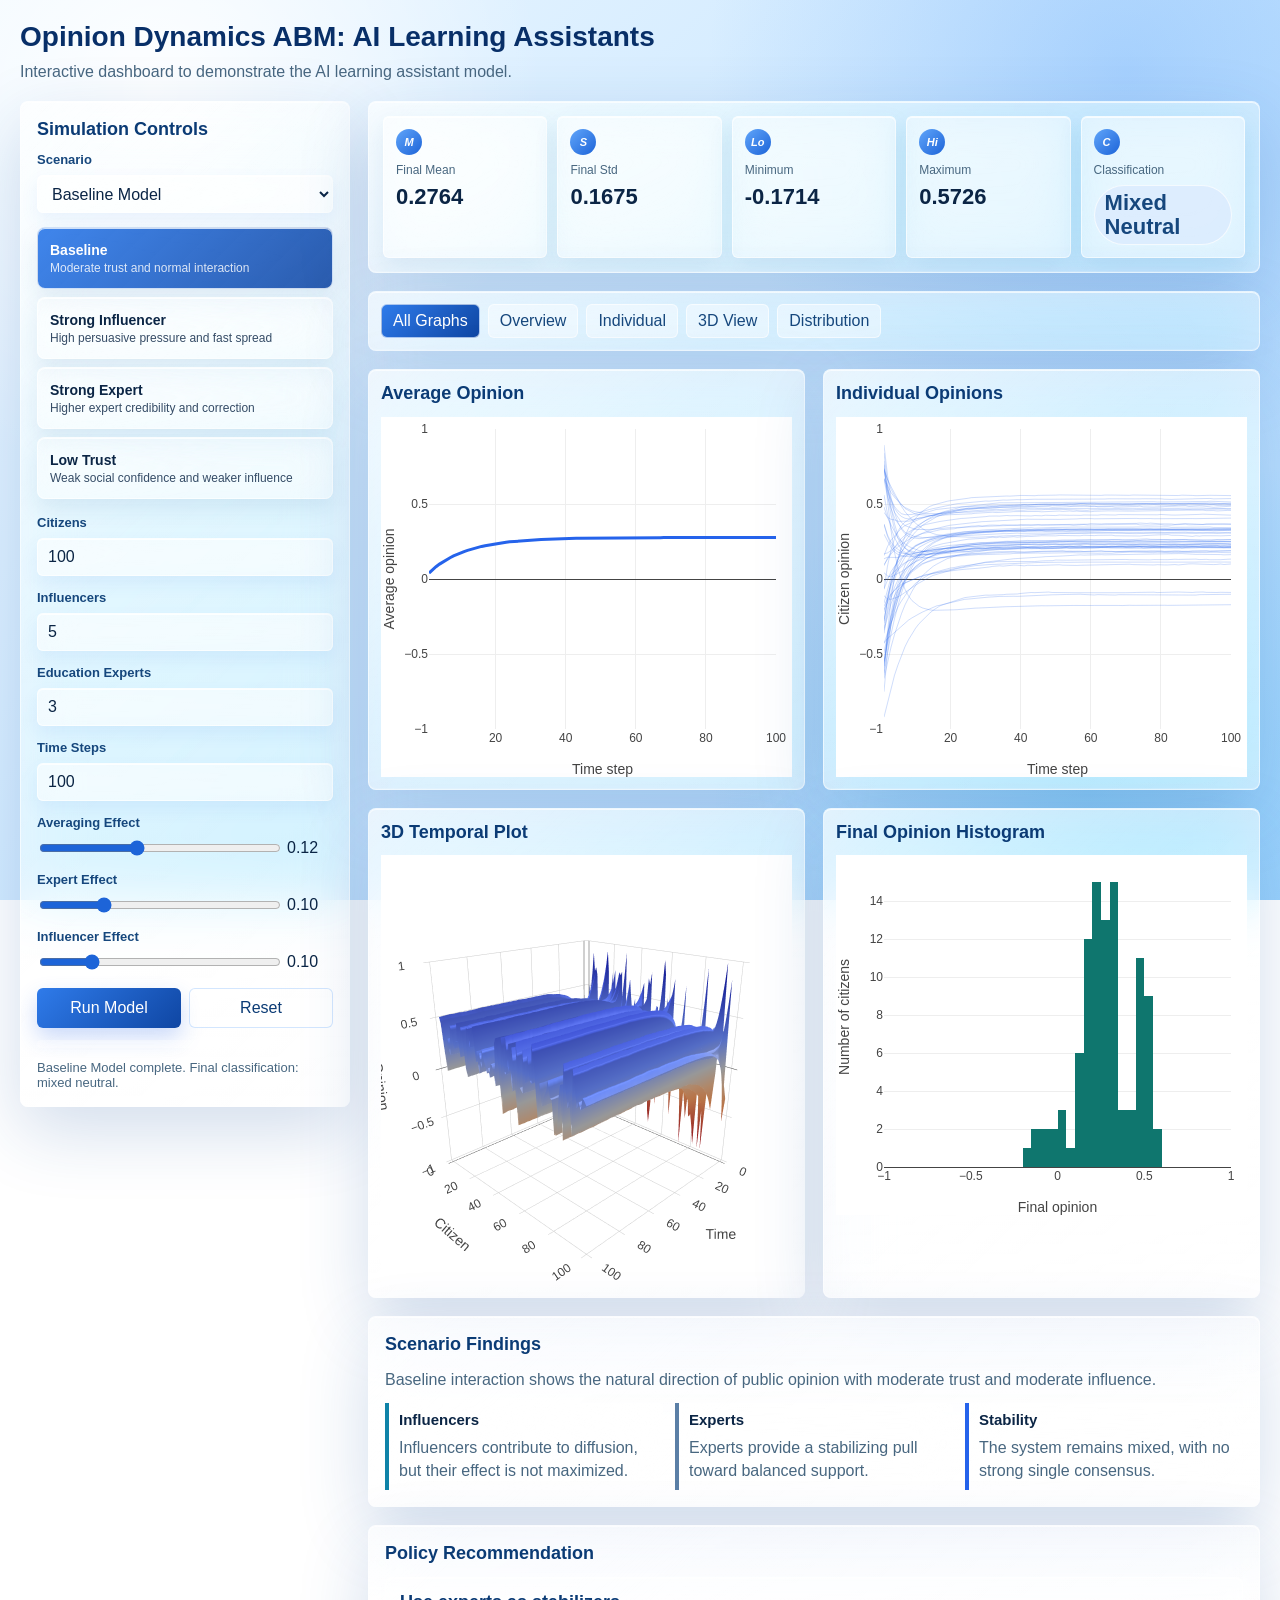
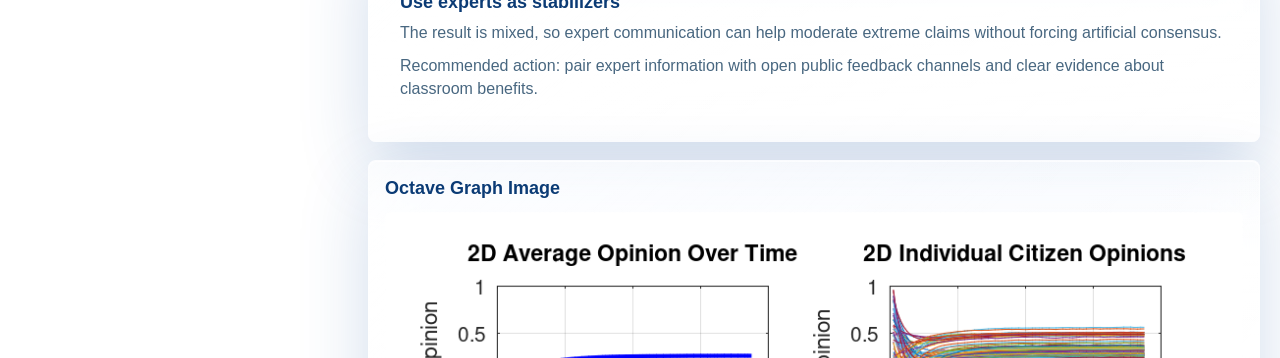
<file: index.html>
<!doctype html>
<html lang="en">
<head>
  <meta charset="utf-8">
  <meta name="viewport" content="width=device-width, initial-scale=1">
  <meta http-equiv="refresh" content="0; url=gui/index.html">
  <title>Social Network Assignment 3 Modelling</title>
  <style>
    body {
      margin: 0;
      min-height: 100vh;
      display: grid;
      place-items: center;
      font-family: Arial, Helvetica, sans-serif;
      color: #0b2545;
      background: #eef8ff;
    }

    main {
      width: min(640px, calc(100% - 32px));
      text-align: center;
    }

    a {
      color: #0f46a3;
      font-weight: 700;
    }
  </style>
</head>
<body>
  <main>
    <h1>Social Network Assignment 3 Modelling</h1>
    <p>Opening the interactive dashboard...</p>
    <p><a href="gui/index.html">Open dashboard</a></p>
  </main>
</body>
</html>
</file>
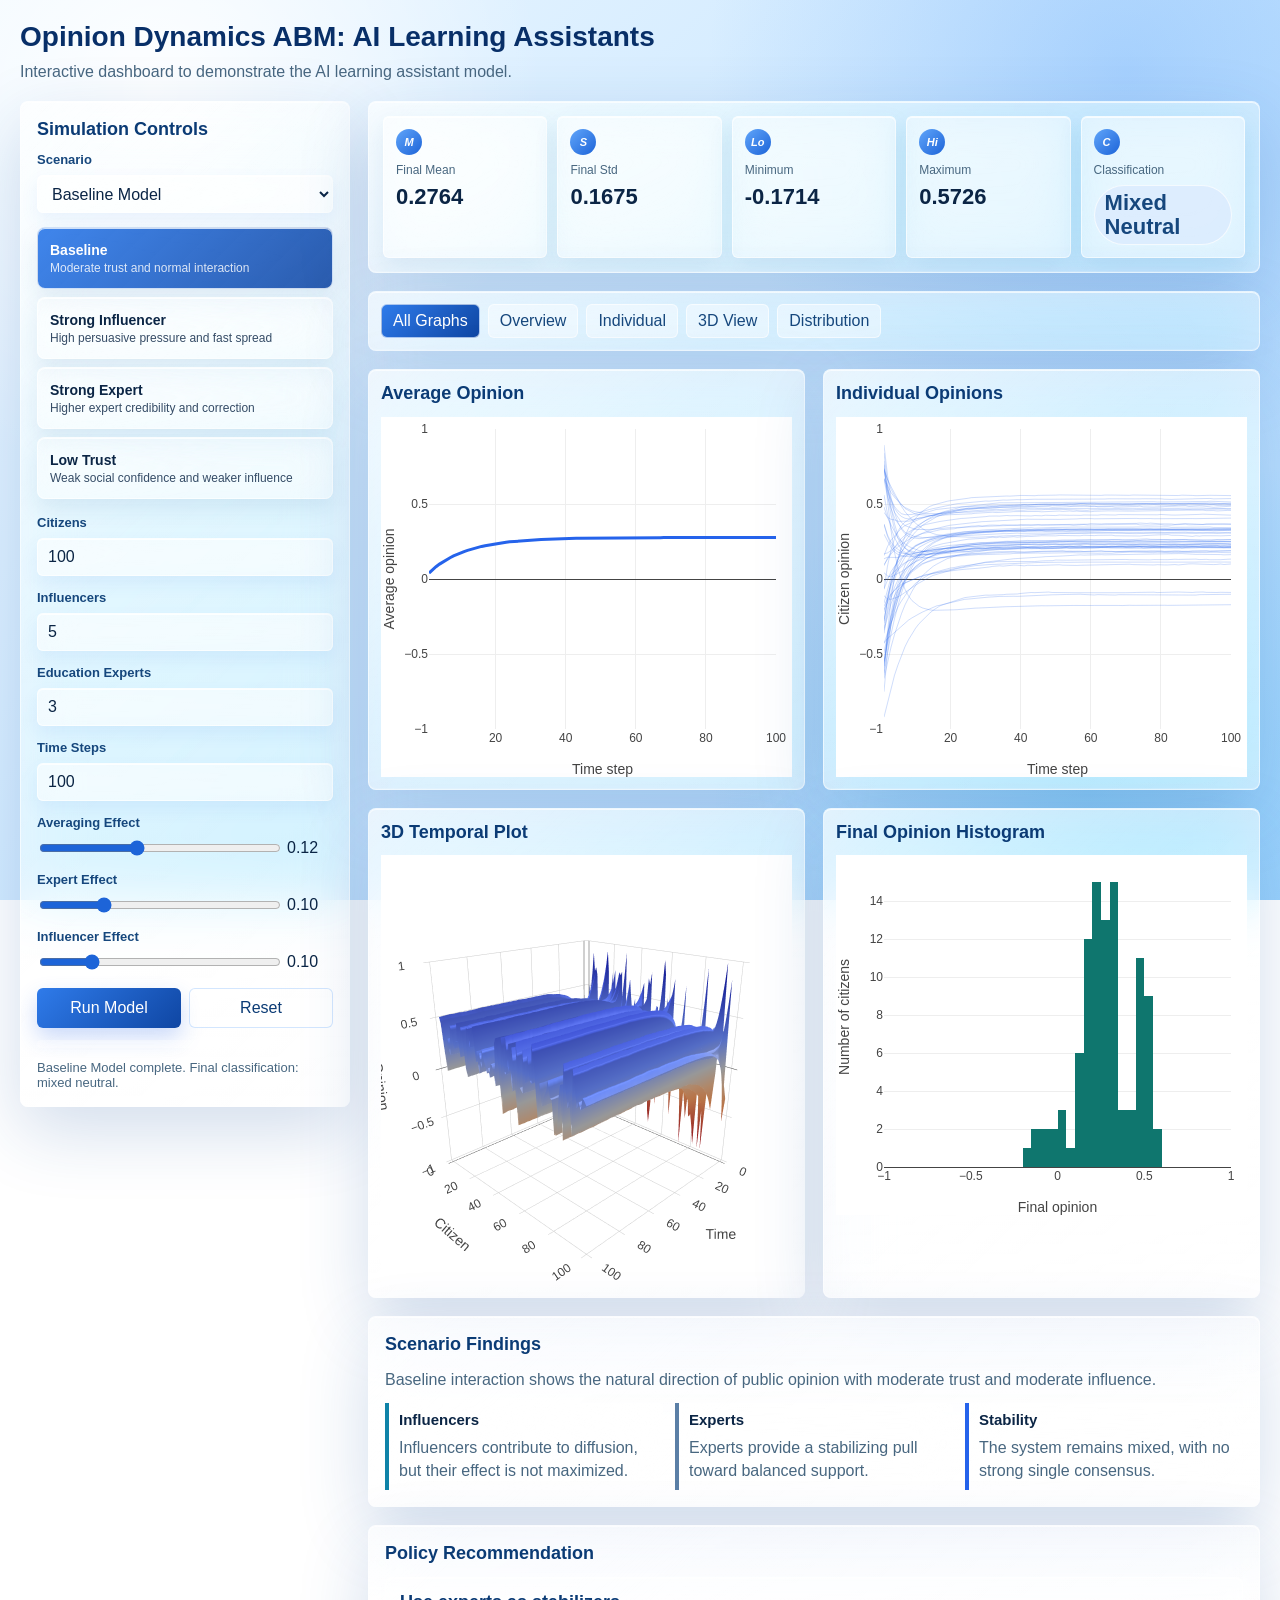
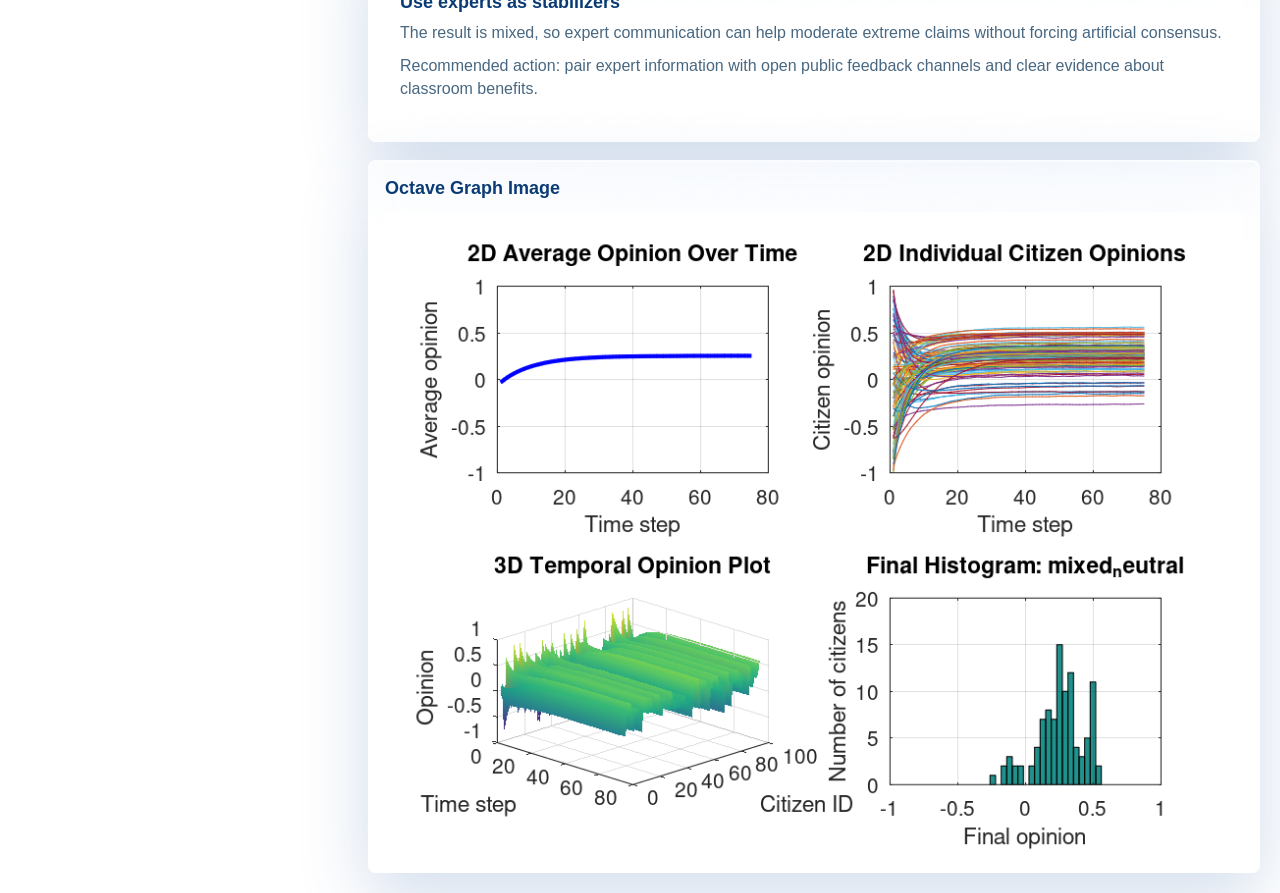
<file: gui/index.html>
<!doctype html>
<html lang="en">
<head>
  <meta charset="utf-8">
  <meta name="viewport" content="width=device-width, initial-scale=1">
  <title>Opinion Dynamics ABM</title>
  <script src="https://cdn.plot.ly/plotly-2.35.2.min.js"></script>
  <style>
    :root {
      --bg-start: #eef8ff;
      --bg-mid: #cfe9ff;
      --bg-end: #a9d7ff;
      --glass: rgba(255, 255, 255, 0.34);
      --glass-strong: rgba(255, 255, 255, 0.48);
      --ink: #0b2545;
      --muted: #486780;
      --line: rgba(255, 255, 255, 0.62);
      --accent: #1d64d8;
      --accent-dark: #0f46a3;
      --accent-soft: rgba(37, 99, 235, 0.14);
      --support: #0f83a8;
      --against: #2563eb;
      --neutral: #5b7fa6;
      --shadow: 0 24px 70px rgba(30, 86, 160, 0.20);
      --radius: 8px;
    }

    * {
      box-sizing: border-box;
    }

    body {
      margin: 0;
      font-family: Arial, Helvetica, sans-serif;
      min-height: 100vh;
      background:
        radial-gradient(circle at 12% 10%, rgba(255, 255, 255, 0.92) 0, rgba(255, 255, 255, 0) 28%),
        radial-gradient(circle at 88% 8%, rgba(96, 165, 250, 0.34) 0, rgba(96, 165, 250, 0) 30%),
        radial-gradient(circle at 85% 88%, rgba(14, 165, 233, 0.22) 0, rgba(14, 165, 233, 0) 28%),
        linear-gradient(135deg, var(--bg-start) 0%, var(--bg-mid) 48%, var(--bg-end) 100%);
      background-attachment: fixed;
      color: var(--ink);
    }

    main {
      width: min(1440px, 100%);
      margin: 0 auto;
      padding: 20px;
    }

    header {
      display: flex;
      align-items: flex-start;
      justify-content: space-between;
      gap: 18px;
      margin-bottom: 18px;
    }

    h1 {
      margin: 0 0 6px;
      font-size: 28px;
      line-height: 1.2;
      letter-spacing: 0;
      color: #082f68;
    }

    h2 {
      margin: 0 0 12px;
      font-size: 18px;
      line-height: 1.25;
      letter-spacing: 0;
      color: #0b3b75;
    }

    h3 {
      margin: 0 0 8px;
      font-size: 15px;
      letter-spacing: 0;
    }

    p {
      margin: 0;
      color: var(--muted);
      line-height: 1.45;
    }

    button,
    select,
    input {
      font: inherit;
    }

    button {
      border: 0;
      border-radius: 6px;
      padding: 10px 14px;
      color: #ffffff;
      background: linear-gradient(135deg, #2f7bea, var(--accent-dark));
      box-shadow: 0 10px 22px rgba(37, 99, 235, 0.24);
      cursor: pointer;
      min-height: 40px;
    }

    button:hover {
      background: linear-gradient(135deg, #1d64d8, #0b3b8f);
    }

    button.secondary {
      color: #0b3b75;
      background: rgba(255, 255, 255, 0.48);
      border: 1px solid rgba(96, 165, 250, 0.28);
      box-shadow: none;
    }

    button.secondary:hover {
      background: rgba(255, 255, 255, 0.74);
    }

    .layout {
      display: grid;
      grid-template-columns: 330px minmax(0, 1fr);
      gap: 18px;
      align-items: start;
    }

    .panel {
      background: var(--glass);
      border: 1px solid var(--line);
      border-radius: var(--radius);
      box-shadow:
        var(--shadow),
        inset 0 1px 0 rgba(255, 255, 255, 0.70),
        inset 0 -1px 0 rgba(255, 255, 255, 0.18);
      backdrop-filter: blur(28px) saturate(180%);
      -webkit-backdrop-filter: blur(28px) saturate(180%);
      position: relative;
      overflow: hidden;
    }

    .panel::before {
      content: "";
      position: absolute;
      inset: 0;
      pointer-events: none;
      background:
        linear-gradient(135deg, rgba(255, 255, 255, 0.56), rgba(255, 255, 255, 0.10) 42%, rgba(255, 255, 255, 0.04)),
        linear-gradient(180deg, rgba(255, 255, 255, 0.20), rgba(255, 255, 255, 0));
      opacity: 0.72;
    }

    .panel > * {
      position: relative;
      z-index: 1;
    }

    .controls {
      padding: 16px;
      position: sticky;
      top: 16px;
    }

    .control-group {
      display: grid;
      gap: 8px;
      margin-bottom: 14px;
    }

    label {
      color: #16477d;
      font-size: 13px;
      font-weight: 700;
    }

    select,
    input[type="number"] {
      width: 100%;
      min-height: 38px;
      border: 1px solid var(--line);
      border-radius: 6px;
      padding: 8px 10px;
      background: rgba(255, 255, 255, 0.46);
      color: var(--ink);
      box-shadow:
        inset 0 1px 0 rgba(255, 255, 255, 0.78),
        0 8px 18px rgba(37, 99, 235, 0.08);
      backdrop-filter: blur(18px);
      -webkit-backdrop-filter: blur(18px);
    }

    select:focus,
    input[type="number"]:focus,
    input[type="range"]:focus {
      outline: 2px solid rgba(37, 99, 235, 0.24);
      outline-offset: 2px;
    }

    input[type="range"] {
      width: 100%;
      accent-color: var(--accent);
    }

    .range-row {
      display: grid;
      grid-template-columns: 1fr 46px;
      gap: 8px;
      align-items: center;
    }

    .button-row {
      display: grid;
      grid-template-columns: 1fr 1fr;
      gap: 8px;
      margin-top: 16px;
    }

    .scenario-cards {
      display: grid;
      gap: 8px;
      margin: 10px 0 16px;
    }

    .scenario-card {
      width: 100%;
      min-height: 62px;
      padding: 10px 12px;
      border: 1px solid rgba(255, 255, 255, 0.62);
      border-radius: 8px;
      color: var(--ink);
      background: rgba(255, 255, 255, 0.34);
      box-shadow:
        inset 0 1px 0 rgba(255, 255, 255, 0.74),
        0 10px 22px rgba(30, 86, 160, 0.10);
      text-align: left;
      backdrop-filter: blur(20px) saturate(165%);
      -webkit-backdrop-filter: blur(20px) saturate(165%);
    }

    .scenario-card:hover,
    .scenario-card.active {
      color: #ffffff;
      background: linear-gradient(135deg, rgba(47, 123, 234, 0.92), rgba(15, 70, 163, 0.88));
      border-color: rgba(255, 255, 255, 0.76);
    }

    .scenario-card strong,
    .scenario-card span {
      display: block;
    }

    .scenario-card strong {
      font-size: 14px;
      margin-bottom: 3px;
    }

    .scenario-card span {
      font-size: 12px;
      opacity: 0.82;
    }

    .progress-shell {
      height: 8px;
      margin-top: 12px;
      overflow: hidden;
      border-radius: 999px;
      background: rgba(255, 255, 255, 0.38);
    }

    .progress-bar {
      width: 0%;
      height: 100%;
      border-radius: inherit;
      background: linear-gradient(90deg, #7dd3fc, #2563eb, #7dd3fc);
      background-size: 180% 100%;
    }

    .progress-bar.running {
      width: 100%;
      animation: loadingBar 0.9s ease-in-out infinite;
    }

    @keyframes loadingBar {
      0% {
        background-position: 0% 50%;
        opacity: 0.62;
      }
      50% {
        background-position: 100% 50%;
        opacity: 1;
      }
      100% {
        background-position: 0% 50%;
        opacity: 0.62;
      }
    }

    .content {
      display: grid;
      gap: 18px;
      min-width: 0;
    }

    .summary-grid {
      display: grid;
      grid-template-columns: repeat(5, minmax(120px, 1fr));
      gap: 10px;
      padding: 14px;
    }

    .metric {
      border: 1px solid var(--line);
      border-radius: 6px;
      padding: 12px;
      min-height: 76px;
      background: rgba(255, 255, 255, 0.36);
      box-shadow:
        inset 0 1px 0 rgba(255, 255, 255, 0.72),
        0 10px 24px rgba(30, 86, 160, 0.10);
      backdrop-filter: blur(22px) saturate(165%);
      -webkit-backdrop-filter: blur(22px) saturate(165%);
    }

    .metric span {
      display: block;
      color: var(--muted);
      font-size: 12px;
      margin-bottom: 8px;
    }

    .metric strong {
      display: block;
      font-size: 22px;
      line-height: 1.1;
      overflow-wrap: anywhere;
    }

    .classification {
      color: var(--accent);
      text-transform: capitalize;
    }

    .metric-icon {
      display: inline-flex;
      align-items: center;
      justify-content: center;
      width: 26px;
      height: 26px;
      margin-bottom: 8px;
      border-radius: 999px;
      color: #ffffff;
      background: linear-gradient(135deg, #60a5fa, #1d64d8);
      font-size: 11px;
      font-weight: 700;
    }

    .badge {
      display: inline-flex;
      align-items: center;
      min-height: 30px;
      padding: 5px 10px;
      border-radius: 999px;
      color: #08345f;
      background: rgba(255, 255, 255, 0.56);
      border: 1px solid rgba(255, 255, 255, 0.70);
      font-size: 15px;
      line-height: 1.2;
    }

    .badge.consensus {
      color: #075985;
      background: rgba(186, 230, 253, 0.70);
    }

    .badge.polarization {
      color: #7f1d1d;
      background: rgba(254, 226, 226, 0.78);
    }

    .badge.echo-chambers {
      color: #312e81;
      background: rgba(221, 214, 254, 0.78);
    }

    .badge.fragmentation {
      color: #7c2d12;
      background: rgba(255, 237, 213, 0.82);
    }

    .badge.mixed-neutral {
      color: #16477d;
      background: rgba(219, 234, 254, 0.76);
    }

    .plot-tabs {
      display: flex;
      flex-wrap: wrap;
      gap: 8px;
      padding: 12px;
    }

    .tab-button {
      min-height: 34px;
      padding: 7px 11px;
      color: #16477d;
      background: rgba(255, 255, 255, 0.42);
      border: 1px solid rgba(255, 255, 255, 0.62);
      box-shadow: none;
    }

    .tab-button.active {
      color: #ffffff;
      background: linear-gradient(135deg, #2f7bea, #0f46a3);
    }

    .plots {
      display: grid;
      grid-template-columns: repeat(2, minmax(0, 1fr));
      gap: 18px;
    }

    .plots.focused {
      grid-template-columns: 1fr;
    }

    .plots.focused .plot-panel {
      display: none;
    }

    .plots.focused .plot-panel.active {
      display: block;
    }

    .plot-panel {
      min-width: 0;
      padding: 12px;
      background: var(--glass-strong);
    }

    .plot {
      width: 100%;
      height: 360px;
    }

    .plot.tall {
      height: 430px;
    }

    .findings {
      padding: 16px;
    }

    .policy-panel {
      padding: 16px;
    }

    .policy-box {
      padding: 14px;
      border-radius: 8px;
      background: rgba(255, 255, 255, 0.30);
      border: 1px solid rgba(255, 255, 255, 0.58);
      box-shadow: inset 0 1px 0 rgba(255, 255, 255, 0.58);
    }

    .policy-box strong {
      display: block;
      margin-bottom: 8px;
      color: #0b3b75;
      font-size: 18px;
    }

    .policy-box p {
      margin-bottom: 10px;
    }

    .findings-grid {
      display: grid;
      grid-template-columns: repeat(3, minmax(0, 1fr));
      gap: 12px;
      margin-top: 12px;
    }

    .finding {
      border-left: 4px solid var(--line);
      padding: 8px 10px;
      background: rgba(255, 255, 255, 0.28);
      border-radius: 0 6px 6px 0;
      box-shadow: inset 0 1px 0 rgba(255, 255, 255, 0.48);
      backdrop-filter: blur(18px);
      -webkit-backdrop-filter: blur(18px);
    }

    .finding.support {
      border-color: var(--support);
    }

    .finding.against {
      border-color: var(--against);
    }

    .finding.neutral {
      border-color: var(--neutral);
    }

    .image-panel {
      padding: 16px;
    }

    .image-wrap {
      min-height: 180px;
      border: 1px dashed var(--line);
      border-radius: 6px;
      display: flex;
      align-items: center;
      justify-content: center;
      overflow: hidden;
      background: rgba(255, 255, 255, 0.24);
      box-shadow: inset 0 1px 0 rgba(255, 255, 255, 0.56);
      backdrop-filter: blur(20px);
      -webkit-backdrop-filter: blur(20px);
    }

    .image-wrap img {
      display: block;
      max-width: 100%;
      height: auto;
    }

    .missing-image {
      padding: 18px;
      text-align: center;
      color: var(--muted);
    }

    .status {
      margin-top: 12px;
      color: var(--muted);
      font-size: 13px;
      min-height: 20px;
    }

    .pill {
      display: inline-flex;
      align-items: center;
      min-height: 28px;
      padding: 4px 9px;
      border-radius: 999px;
      background: rgba(255, 255, 255, 0.30);
      border: 1px solid var(--line);
      color: #16477d;
      font-size: 12px;
      font-weight: 700;
      white-space: nowrap;
      box-shadow: inset 0 1px 0 rgba(255, 255, 255, 0.64);
      backdrop-filter: blur(18px) saturate(160%);
      -webkit-backdrop-filter: blur(18px) saturate(160%);
    }

    @media (max-width: 1080px) {
      .layout {
        grid-template-columns: 1fr;
      }

      .controls {
        position: static;
      }

      .summary-grid,
      .plots,
      .findings-grid {
        grid-template-columns: 1fr;
      }
    }

    @media (max-width: 640px) {
      main {
        padding: 12px;
      }

      header {
        display: block;
      }

      h1 {
        font-size: 24px;
      }

      .button-row {
        grid-template-columns: 1fr;
      }

      .plot,
      .plot.tall {
        height: 320px;
      }
    }
  </style>
</head>
<body>
  <main>
    <header>
      <div>
        <h1>Opinion Dynamics ABM: AI Learning Assistants</h1>
        <p>Interactive dashboard to demonstrate the AI learning assistant model.</p>
      </div>
    </header>

    <div class="layout">
      <aside class="panel controls">
        <h2>Simulation Controls</h2>

        <div class="control-group">
          <label for="scenario">Scenario</label>
          <select id="scenario">
            <option value="baseline">Baseline Model</option>
            <option value="strong_influencer">Strong Influencer Impact</option>
            <option value="strong_expert">Strong Expert Intervention</option>
            <option value="low_trust">Low Trust Environment</option>
          </select>
        </div>

        <div class="scenario-cards" aria-label="Scenario shortcuts">
          <button class="scenario-card active" type="button" data-scenario="baseline">
            <strong>Baseline</strong>
            <span>Moderate trust and normal interaction</span>
          </button>
          <button class="scenario-card" type="button" data-scenario="strong_influencer">
            <strong>Strong Influencer</strong>
            <span>High persuasive pressure and fast spread</span>
          </button>
          <button class="scenario-card" type="button" data-scenario="strong_expert">
            <strong>Strong Expert</strong>
            <span>Higher expert credibility and correction</span>
          </button>
          <button class="scenario-card" type="button" data-scenario="low_trust">
            <strong>Low Trust</strong>
            <span>Weak social confidence and weaker influence</span>
          </button>
        </div>

        <div class="control-group">
          <label for="citizens">Citizens</label>
          <input id="citizens" type="number" min="50" max="200" step="1" value="100">
        </div>

        <div class="control-group">
          <label for="influencers">Influencers</label>
          <input id="influencers" type="number" min="3" max="10" step="1" value="5">
        </div>

        <div class="control-group">
          <label for="experts">Education Experts</label>
          <input id="experts" type="number" min="1" max="5" step="1" value="3">
        </div>

        <div class="control-group">
          <label for="steps">Time Steps</label>
          <input id="steps" type="number" min="50" max="1000" step="1" value="100">
        </div>

        <div class="control-group">
          <label for="averaging">Averaging Effect</label>
          <div class="range-row">
            <input id="averaging" type="range" min="0" max="0.30" step="0.01" value="0.12">
            <output id="averagingValue">0.12</output>
          </div>
        </div>

        <div class="control-group">
          <label for="expertStrength">Expert Effect</label>
          <div class="range-row">
            <input id="expertStrength" type="range" min="0" max="0.40" step="0.01" value="0.10">
            <output id="expertStrengthValue">0.10</output>
          </div>
        </div>

        <div class="control-group">
          <label for="influencerStrength">Influencer Effect</label>
          <div class="range-row">
            <input id="influencerStrength" type="range" min="0" max="0.50" step="0.01" value="0.10">
            <output id="influencerStrengthValue">0.10</output>
          </div>
        </div>

        <div class="button-row">
          <button id="runButton" type="button">Run Model</button>
          <button id="resetButton" class="secondary" type="button">Reset</button>
        </div>

        <div class="progress-shell" aria-hidden="true">
          <div id="progressBar" class="progress-bar"></div>
        </div>

        <div class="status" id="status">Ready.</div>
      </aside>

      <section class="content">
        <section class="panel summary-grid" aria-label="Simulation summary">
          <div class="metric">
            <i class="metric-icon">M</i>
            <span>Final Mean</span>
            <strong id="meanMetric">-</strong>
          </div>
          <div class="metric">
            <i class="metric-icon">S</i>
            <span>Final Std</span>
            <strong id="stdMetric">-</strong>
          </div>
          <div class="metric">
            <i class="metric-icon">Lo</i>
            <span>Minimum</span>
            <strong id="minMetric">-</strong>
          </div>
          <div class="metric">
            <i class="metric-icon">Hi</i>
            <span>Maximum</span>
            <strong id="maxMetric">-</strong>
          </div>
          <div class="metric">
            <i class="metric-icon">C</i>
            <span>Classification</span>
            <strong id="classMetric" class="classification badge">-</strong>
          </div>
        </section>

        <section class="panel plot-tabs" aria-label="Graph view selector">
          <button class="tab-button active" type="button" data-plot-tab="all">All Graphs</button>
          <button class="tab-button" type="button" data-plot-tab="average">Overview</button>
          <button class="tab-button" type="button" data-plot-tab="individual">Individual</button>
          <button class="tab-button" type="button" data-plot-tab="surface">3D View</button>
          <button class="tab-button" type="button" data-plot-tab="histogram">Distribution</button>
        </section>

        <section id="plots" class="plots">
          <article class="panel plot-panel" data-plot-panel="average">
            <h2>Average Opinion</h2>
            <div id="averagePlot" class="plot"></div>
          </article>

          <article class="panel plot-panel" data-plot-panel="individual">
            <h2>Individual Opinions</h2>
            <div id="individualPlot" class="plot"></div>
          </article>

          <article class="panel plot-panel" data-plot-panel="surface">
            <h2>3D Temporal Plot</h2>
            <div id="surfacePlot" class="plot tall"></div>
          </article>

          <article class="panel plot-panel" data-plot-panel="histogram">
            <h2>Final Opinion Histogram</h2>
            <div id="histogramPlot" class="plot"></div>
          </article>
        </section>

        <section class="panel findings">
          <h2>Scenario Findings</h2>
          <p id="findingText">Run the model to generate scenario findings.</p>
          <div class="findings-grid">
            <div class="finding support">
              <h3>Influencers</h3>
              <p id="influencerFinding">-</p>
            </div>
            <div class="finding neutral">
              <h3>Experts</h3>
              <p id="expertFinding">-</p>
            </div>
            <div class="finding against">
              <h3>Stability</h3>
              <p id="stabilityFinding">-</p>
            </div>
          </div>
        </section>

        <section class="panel policy-panel">
          <h2>Policy Recommendation</h2>
          <div class="policy-box">
            <strong id="policyHeadline">Run the model for advice</strong>
            <p id="policyText">The recommendation will update based on the selected scenario and final classification.</p>
            <p id="policyAction">Use the result to compare whether trust, experts, or influencers matter most.</p>
          </div>
        </section>

        <section class="panel image-panel">
          <h2>Octave Graph Image</h2>
          <div class="image-wrap" id="octaveImageWrap">
            <img id="octaveImage" alt="Octave graph result">
            <div id="missingImage" class="missing-image">Run the matching `.m` file in `code/` to generate the graph image in `results/`.</div>
          </div>
        </section>
      </section>
    </div>
  </main>

  <script>
    const scenarioLabels = {
      baseline: "Baseline Model",
      strong_influencer: "Strong Influencer Impact",
      strong_expert: "Strong Expert Intervention",
      low_trust: "Low Trust Environment"
    };

    const scenarioImageMap = {
      baseline: "../results/baseline_graphs.png",
      strong_influencer: "../results/strong_influencer_graphs.png",
      strong_expert: "../results/strong_expert_graphs.png",
      low_trust: "../results/low_trust_graphs.png"
    };

    const baseInfluencerOpinions = [0.95, 0.90, -0.95, -0.90, 0.95, -0.90, 0.70, -0.70, 0.80, -0.75];
    const baseExpertOpinions = [0.35, 0.45, 0.50, 0.25, 0.55];

    const controls = {
      scenario: document.getElementById("scenario"),
      citizens: document.getElementById("citizens"),
      influencers: document.getElementById("influencers"),
      experts: document.getElementById("experts"),
      steps: document.getElementById("steps"),
      averaging: document.getElementById("averaging"),
      expertStrength: document.getElementById("expertStrength"),
      influencerStrength: document.getElementById("influencerStrength")
    };

    const scenarioCards = Array.from(document.querySelectorAll(".scenario-card"));
    const tabButtons = Array.from(document.querySelectorAll(".tab-button"));

    const outputs = {
      averagingValue: document.getElementById("averagingValue"),
      expertStrengthValue: document.getElementById("expertStrengthValue"),
      influencerStrengthValue: document.getElementById("influencerStrengthValue"),
      status: document.getElementById("status"),
      runButton: document.getElementById("runButton"),
      mean: document.getElementById("meanMetric"),
      std: document.getElementById("stdMetric"),
      min: document.getElementById("minMetric"),
      max: document.getElementById("maxMetric"),
      classification: document.getElementById("classMetric"),
      findingText: document.getElementById("findingText"),
      influencerFinding: document.getElementById("influencerFinding"),
      expertFinding: document.getElementById("expertFinding"),
      stabilityFinding: document.getElementById("stabilityFinding"),
      octaveImage: document.getElementById("octaveImage"),
      missingImage: document.getElementById("missingImage"),
      progressBar: document.getElementById("progressBar"),
      policyHeadline: document.getElementById("policyHeadline"),
      policyText: document.getElementById("policyText"),
      policyAction: document.getElementById("policyAction")
    };

    let activeRunId = 0;

    function mulberry32(seed) {
      let value = seed >>> 0;
      return function random() {
        value += 0x6D2B79F5;
        let t = value;
        t = Math.imul(t ^ (t >>> 15), t | 1);
        t ^= t + Math.imul(t ^ (t >>> 7), t | 61);
        return ((t ^ (t >>> 14)) >>> 0) / 4294967296;
      };
    }

    function randMatrix(rows, cols, random) {
      const matrix = [];
      for (let r = 0; r < rows; r += 1) {
        const row = [];
        for (let c = 0; c < cols; c += 1) {
          row.push(random());
        }
        matrix.push(row);
      }
      return matrix;
    }

    function zeros(rows, cols) {
      const matrix = [];
      for (let r = 0; r < rows; r += 1) {
        matrix.push(new Array(cols).fill(0));
      }
      return matrix;
    }

    function mean(values) {
      if (!values.length) return 0;
      return values.reduce((sum, value) => sum + value, 0) / values.length;
    }

    function std(values) {
      if (values.length < 2) return 0;
      const avg = mean(values);
      const variance = values.reduce((sum, value) => sum + Math.pow(value - avg, 2), 0) / (values.length - 1);
      return Math.sqrt(variance);
    }

    function clamp(value, min, max) {
      return Math.max(min, Math.min(max, value));
    }

    function formatMetric(value) {
      return Number.isFinite(value) ? value.toFixed(4) : "-";
    }

    function normalizeClassification(label) {
      return label.replace(/_/g, " ");
    }

    function classificationClass(label) {
      return label.replace(/_/g, "-");
    }

    function setScenarioCardState(scenario) {
      scenarioCards.forEach(card => {
        card.classList.toggle("active", card.dataset.scenario === scenario);
      });
    }

    function setPlotTab(tabName) {
      const plots = document.getElementById("plots");
      tabButtons.forEach(button => {
        button.classList.toggle("active", button.dataset.plotTab === tabName);
      });

      if (tabName === "all") {
        plots.classList.remove("focused");
        document.querySelectorAll("[data-plot-panel]").forEach(panel => {
          panel.classList.remove("active");
        });
      } else {
        plots.classList.add("focused");
        document.querySelectorAll("[data-plot-panel]").forEach(panel => {
          panel.classList.toggle("active", panel.dataset.plotPanel === tabName);
        });
      }

      setTimeout(() => {
        ["averagePlot", "individualPlot", "surfacePlot", "histogramPlot"].forEach(id => {
          if (window.Plotly) Plotly.Plots.resize(document.getElementById(id));
        });
      }, 30);
    }

    function getNumber(id, min, max) {
      const value = Number(controls[id].value);
      const safeValue = Number.isFinite(value) ? value : min;
      const clampedValue = clamp(Math.round(safeValue), min, max);
      controls[id].value = clampedValue;
      return clampedValue;
    }

    function scenarioDefaults(name) {
      const params = {
        seed: 2133,
        pCc: 0.08,
        pCi: 0.45,
        pCe: 0.30,
        alpha: 0.05,
        beta: 0.12,
        gamma: 0.10,
        delta: 0.10,
        citizenInfluence: 0.35,
        influencerStrengthValue: 1.25,
        expertStrength: 0.75,
        trustCcMin: 0.25,
        trustCcMax: 0.75,
        trustCiMin: 0.35,
        trustCiMax: 0.80,
        trustCeMin: 0.60,
        trustCeMax: 0.95
      };

      if (name === "strong_influencer") {
        params.seed = 2134;
        params.delta = 0.35;
        params.influencerStrengthValue = 2.50;
        params.pCi = 0.35;
        params.trustCiMin = 0.75;
        params.trustCiMax = 1.00;
      } else if (name === "strong_expert") {
        params.seed = 2135;
        params.gamma = 0.25;
        params.expertStrength = 1.25;
        params.pCe = 0.40;
        params.trustCeMin = 0.80;
        params.trustCeMax = 1.00;
      } else if (name === "low_trust") {
        params.seed = 2136;
        params.trustCcMin = 0.05;
        params.trustCcMax = 0.30;
        params.trustCiMin = 0.05;
        params.trustCiMax = 0.30;
        params.trustCeMin = 0.10;
        params.trustCeMax = 0.35;
        params.beta = 0.06;
        params.gamma = 0.04;
        params.delta = 0.05;
      }

      return params;
    }

    function applyScenarioDefaults() {
      const scenario = controls.scenario.value;
      const defaults = scenarioDefaults(scenario);
      controls.averaging.value = defaults.beta.toFixed(2);
      controls.expertStrength.value = defaults.gamma.toFixed(2);
      controls.influencerStrength.value = defaults.delta.toFixed(2);
      syncRangeOutputs();
      setScenarioCardState(scenario);
      showScenarioScreenshot(scenario);
    }

    function buildScenarioParams() {
      const scenario = controls.scenario.value;
      const params = scenarioDefaults(scenario);
      params.N = getNumber("citizens", 50, 200);
      params.I = getNumber("influencers", 3, 10);
      params.E = getNumber("experts", 1, 5);
      params.timeSteps = getNumber("steps", 50, 1000);
      params.beta = Number(controls.averaging.value);
      params.gamma = Number(controls.expertStrength.value);
      params.delta = Number(controls.influencerStrength.value);
      params.scenario = scenario;
      return params;
    }

    function runSimulation(params) {
      const randomAgents = mulberry32(params.seed);
      const randomNetwork = mulberry32(params.seed + 1000);
      const randomInteraction = mulberry32(params.seed + 2000);

      let opinions = Array.from({ length: params.N }, () => -1 + 2 * randomAgents());
      const influencerOpinions = baseInfluencerOpinions.slice(0, params.I);
      const expertOpinions = baseExpertOpinions.slice(0, params.E);
      const citizenInfluence = new Array(params.N).fill(params.citizenInfluence);
      const influencerStrength = new Array(params.I).fill(params.influencerStrengthValue);

      const aCc = randMatrix(params.N, params.N, randomNetwork).map((row, r) =>
        row.map((value, c) => (r !== c && value < params.pCc ? 1 : 0))
      );
      const aCi = randMatrix(params.N, params.I, randomNetwork).map(row =>
        row.map(value => (value < params.pCi ? 1 : 0))
      );
      const aCe = randMatrix(params.N, params.E, randomNetwork).map(row =>
        row.map(value => (value < params.pCe ? 1 : 0))
      );

      const tCc = zeros(params.N, params.N);
      const tCi = zeros(params.N, params.I);
      const tCe = zeros(params.N, params.E);

      for (let i = 0; i < params.N; i += 1) {
        for (let j = 0; j < params.N; j += 1) {
          if (aCc[i][j]) {
            tCc[i][j] = params.trustCcMin + (params.trustCcMax - params.trustCcMin) * randomNetwork();
          }
        }
        for (let j = 0; j < params.I; j += 1) {
          if (aCi[i][j]) {
            tCi[i][j] = params.trustCiMin + (params.trustCiMax - params.trustCiMin) * randomNetwork();
          }
        }
        for (let j = 0; j < params.E; j += 1) {
          if (aCe[i][j]) {
            tCe[i][j] = params.trustCeMin + (params.trustCeMax - params.trustCeMin) * randomNetwork();
          }
        }
      }

      const opinionHistory = [opinions.slice()];
      const averageHistory = [mean(opinions)];

      for (let t = 1; t < params.timeSteps; t += 1) {
        const newOpinions = opinions.slice();

        for (let i = 0; i < params.N; i += 1) {
          const currentOpinion = opinions[i];
          const neighbours = [];
          for (let j = 0; j < params.N; j += 1) {
            if (aCc[i][j] > 0) neighbours.push(j);
          }

          let directEffect = 0;
          let averageEffect = 0;

          if (neighbours.length) {
            const selectedIndex = Math.floor(randomInteraction() * neighbours.length);
            const j = neighbours[selectedIndex];
            directEffect = params.alpha * tCc[i][j] * citizenInfluence[j] * (opinions[j] - opinions[i]);
            averageEffect = params.beta * (mean(neighbours.map(index => opinions[index])) - opinions[i]);
          }

          const connectedExperts = [];
          for (let j = 0; j < params.E; j += 1) {
            if (aCe[i][j] > 0) connectedExperts.push(j);
          }

          let expertEffect = 0;
          if (connectedExperts.length) {
            const trustExpert = mean(connectedExperts.map(index => tCe[i][index]));
            const meanExpertOpinion = mean(connectedExperts.map(index => expertOpinions[index]));
            expertEffect = params.gamma * trustExpert * params.expertStrength * (meanExpertOpinion - currentOpinion);
          }

          const connectedInfluencers = [];
          for (let j = 0; j < params.I; j += 1) {
            if (aCi[i][j] > 0) connectedInfluencers.push(j);
          }

          let influencerEffect = 0;
          if (connectedInfluencers.length) {
            const trustInfluencer = mean(connectedInfluencers.map(index => tCi[i][index]));
            const meanInfluencerOpinion = mean(connectedInfluencers.map(index => influencerOpinions[index]));
            const meanInfluencerStrength = mean(connectedInfluencers.map(index => influencerStrength[index]));
            influencerEffect = params.delta * trustInfluencer * meanInfluencerStrength * (meanInfluencerOpinion - currentOpinion);
          }

          newOpinions[i] = clamp(
            currentOpinion + directEffect + averageEffect + expertEffect + influencerEffect,
            -1,
            1
          );
        }

        opinions = newOpinions;
        opinionHistory.push(opinions.slice());
        averageHistory.push(mean(opinions));
      }

      const finalOpinions = opinions.slice();
      const finalMean = mean(finalOpinions);
      const finalStd = std(finalOpinions);
      const finalMin = Math.min(...finalOpinions);
      const finalMax = Math.max(...finalOpinions);
      const sharePositive = finalOpinions.filter(value => value > 0.35).length / finalOpinions.length;
      const shareNegative = finalOpinions.filter(value => value < -0.35).length / finalOpinions.length;
      const shareNeutral = finalOpinions.filter(value => Math.abs(value) <= 0.20).length / finalOpinions.length;

      let sameSignLinks = 0;
      let totalLinks = 0;
      for (let i = 0; i < finalOpinions.length; i += 1) {
        for (let j = 0; j < finalOpinions.length; j += 1) {
          if (aCc[i][j] > 0) {
            if (Math.sign(finalOpinions[i]) === Math.sign(finalOpinions[j])) {
              sameSignLinks += 1;
            }
            totalLinks += 1;
          }
        }
      }

      const echoScore = totalLinks ? sameSignLinks / totalLinks : 0;
      let classification = "mixed_neutral";

      if (finalStd < 0.15 && Math.abs(finalMean) > 0.35) {
        classification = "consensus";
      } else if (sharePositive > 0.20 && shareNegative > 0.20 && finalStd > 0.35) {
        classification = "polarization";
      } else if (echoScore > 0.65 && finalStd > 0.25) {
        classification = "echo_chambers";
      } else if (finalStd > 0.45) {
        classification = "fragmentation";
      } else if (shareNeutral > 0.45) {
        classification = "mixed_neutral";
      }

      return {
        params,
        opinionHistory,
        averageHistory,
        finalOpinions,
        finalMean,
        finalStd,
        finalMin,
        finalMax,
        sharePositive,
        shareNegative,
        shareNeutral,
        echoScore,
        classification
      };
    }

    function plotResults(result) {
      if (!window.Plotly) {
        plotFallbackResults(result);
        return;
      }

      const timeAxis = Array.from({ length: result.params.timeSteps }, (_, index) => index + 1);
      const citizenAxis = Array.from({ length: result.params.N }, (_, index) => index + 1);
      const commonLayout = {
        margin: { l: 48, r: 16, t: 12, b: 48 },
        paper_bgcolor: "#ffffff",
        plot_bgcolor: "#ffffff",
        font: { family: "Arial, Helvetica, sans-serif", size: 12 },
        xaxis: { zeroline: false },
        yaxis: { range: [-1, 1], zeroline: true }
      };

      Plotly.react("averagePlot", [{
        x: timeAxis,
        y: result.averageHistory,
        mode: "lines",
        line: { color: "#2563eb", width: 3 },
        name: "Average opinion"
      }], {
        ...commonLayout,
        xaxis: { title: "Time step" },
        yaxis: { title: "Average opinion", range: [-1, 1] }
      }, { responsive: true, displayModeBar: false });

      const stride = Math.max(1, Math.ceil(result.params.N / 80));
      const individualTraces = [];
      for (let i = 0; i < result.params.N; i += stride) {
        individualTraces.push({
          x: timeAxis,
          y: result.opinionHistory.map(row => row[i]),
          mode: "lines",
          line: { color: "rgba(37, 99, 235, 0.22)", width: 1 },
          hoverinfo: "skip",
          showlegend: false
        });
      }

      Plotly.react("individualPlot", individualTraces, {
        ...commonLayout,
        xaxis: { title: "Time step" },
        yaxis: { title: "Citizen opinion", range: [-1, 1] }
      }, { responsive: true, displayModeBar: false });

      const surfaceZ = citizenAxis.map((_, citizenIndex) =>
        result.opinionHistory.map(row => row[citizenIndex])
      );

      Plotly.react("surfacePlot", [{
        type: "surface",
        x: timeAxis,
        y: citizenAxis,
        z: surfaceZ,
        colorscale: "RdBu",
        reversescale: true,
        showscale: false
      }], {
        margin: { l: 0, r: 0, t: 0, b: 0 },
        scene: {
          xaxis: { title: "Time" },
          yaxis: { title: "Citizen" },
          zaxis: { title: "Opinion", range: [-1, 1] },
          camera: { eye: { x: 1.6, y: 1.6, z: 0.9 } }
        },
        paper_bgcolor: "#ffffff",
        font: { family: "Arial, Helvetica, sans-serif", size: 12 }
      }, { responsive: true, displayModeBar: false });

      Plotly.react("histogramPlot", [{
        x: result.finalOpinions,
        type: "histogram",
        nbinsx: 20,
        marker: { color: "#0f766e" },
        name: "Final opinions"
      }], {
        ...commonLayout,
        xaxis: { title: "Final opinion", range: [-1, 1] },
        yaxis: { title: "Number of citizens" }
      }, { responsive: true, displayModeBar: false });
    }

    function clearPlot(id) {
      const node = document.getElementById(id);
      node.innerHTML = "";
      return node;
    }

    function createSvg(width, height) {
      const svg = document.createElementNS("http://www.w3.org/2000/svg", "svg");
      svg.setAttribute("viewBox", `0 0 ${width} ${height}`);
      svg.setAttribute("width", "100%");
      svg.setAttribute("height", "100%");
      svg.setAttribute("role", "img");
      return svg;
    }

    function addSvgLine(svg, x1, y1, x2, y2, color, width, opacity) {
      const line = document.createElementNS("http://www.w3.org/2000/svg", "line");
      line.setAttribute("x1", x1);
      line.setAttribute("y1", y1);
      line.setAttribute("x2", x2);
      line.setAttribute("y2", y2);
      line.setAttribute("stroke", color);
      line.setAttribute("stroke-width", width);
      line.setAttribute("opacity", opacity);
      svg.appendChild(line);
    }

    function addSvgText(svg, x, y, text, anchor = "middle") {
      const node = document.createElementNS("http://www.w3.org/2000/svg", "text");
      node.setAttribute("x", x);
      node.setAttribute("y", y);
      node.setAttribute("text-anchor", anchor);
      node.setAttribute("font-size", "12");
      node.setAttribute("fill", "#5f6b7a");
      node.textContent = text;
      svg.appendChild(node);
    }

    function opinionColor(value, opacity = 1) {
      const positive = [15, 118, 110];
      const negative = [180, 35, 24];
      const neutral = [107, 114, 128];
      const mix = Math.min(1, Math.abs(value));
      const target = value >= 0 ? positive : negative;
      const rgb = target.map((channel, index) => Math.round(neutral[index] + (channel - neutral[index]) * mix));
      return `rgba(${rgb[0]}, ${rgb[1]}, ${rgb[2]}, ${opacity})`;
    }

    function renderLinePlot(id, xValues, yValues, options = {}) {
      const host = clearPlot(id);
      const width = 720;
      const height = 320;
      const margin = { left: 54, right: 18, top: 16, bottom: 46 };
      const svg = createSvg(width, height);
      const xMin = Math.min(...xValues);
      const xMax = Math.max(...xValues);
      const yMin = -1;
      const yMax = 1;
      const px = value => margin.left + ((value - xMin) / (xMax - xMin || 1)) * (width - margin.left - margin.right);
      const py = value => margin.top + (1 - ((value - yMin) / (yMax - yMin))) * (height - margin.top - margin.bottom);

      addSvgLine(svg, margin.left, py(0), width - margin.right, py(0), "#d9e0e8", 1, 1);
      addSvgLine(svg, margin.left, margin.top, margin.left, height - margin.bottom, "#9aa6b2", 1, 1);
      addSvgLine(svg, margin.left, height - margin.bottom, width - margin.right, height - margin.bottom, "#9aa6b2", 1, 1);
      addSvgText(svg, width / 2, height - 12, options.xLabel || "Time step");
      addSvgText(svg, 18, height / 2, options.yLabel || "Opinion");

      const points = xValues.map((x, index) => `${px(x)},${py(yValues[index])}`).join(" ");
      const polyline = document.createElementNS("http://www.w3.org/2000/svg", "polyline");
      polyline.setAttribute("points", points);
      polyline.setAttribute("fill", "none");
      polyline.setAttribute("stroke", options.color || "#2563eb");
      polyline.setAttribute("stroke-width", options.width || 3);
      svg.appendChild(polyline);
      host.appendChild(svg);
    }

    function renderIndividualPlot(id, result) {
      const host = clearPlot(id);
      const width = 720;
      const height = 320;
      const margin = { left: 54, right: 18, top: 16, bottom: 46 };
      const svg = createSvg(width, height);
      const xMin = 1;
      const xMax = result.params.timeSteps;
      const px = value => margin.left + ((value - xMin) / (xMax - xMin || 1)) * (width - margin.left - margin.right);
      const py = value => margin.top + (1 - ((value + 1) / 2)) * (height - margin.top - margin.bottom);
      const stride = Math.max(1, Math.ceil(result.params.N / 80));

      addSvgLine(svg, margin.left, py(0), width - margin.right, py(0), "#d9e0e8", 1, 1);
      addSvgLine(svg, margin.left, margin.top, margin.left, height - margin.bottom, "#9aa6b2", 1, 1);
      addSvgLine(svg, margin.left, height - margin.bottom, width - margin.right, height - margin.bottom, "#9aa6b2", 1, 1);
      addSvgText(svg, width / 2, height - 12, "Time step");
      addSvgText(svg, 18, height / 2, "Opinion");

      for (let citizen = 0; citizen < result.params.N; citizen += stride) {
        const points = result.opinionHistory
          .map((row, index) => `${px(index + 1)},${py(row[citizen])}`)
          .join(" ");
        const polyline = document.createElementNS("http://www.w3.org/2000/svg", "polyline");
        polyline.setAttribute("points", points);
        polyline.setAttribute("fill", "none");
        polyline.setAttribute("stroke", opinionColor(result.finalOpinions[citizen], 0.28));
        polyline.setAttribute("stroke-width", "1");
        svg.appendChild(polyline);
      }

      host.appendChild(svg);
    }

    function renderHistogram(id, values) {
      const host = clearPlot(id);
      const width = 720;
      const height = 320;
      const margin = { left: 54, right: 18, top: 16, bottom: 46 };
      const svg = createSvg(width, height);
      const bins = 20;
      const counts = new Array(bins).fill(0);
      values.forEach(value => {
        const index = Math.min(bins - 1, Math.max(0, Math.floor(((value + 1) / 2) * bins)));
        counts[index] += 1;
      });

      const maxCount = Math.max(...counts, 1);
      const plotWidth = width - margin.left - margin.right;
      const plotHeight = height - margin.top - margin.bottom;
      const barWidth = plotWidth / bins;

      addSvgLine(svg, margin.left, height - margin.bottom, width - margin.right, height - margin.bottom, "#9aa6b2", 1, 1);
      addSvgLine(svg, margin.left, margin.top, margin.left, height - margin.bottom, "#9aa6b2", 1, 1);
      addSvgText(svg, width / 2, height - 12, "Final opinion");
      addSvgText(svg, 18, height / 2, "Citizens");

      counts.forEach((count, index) => {
        const opinionCenter = -1 + ((index + 0.5) / bins) * 2;
        const barHeight = (count / maxCount) * plotHeight;
        const rect = document.createElementNS("http://www.w3.org/2000/svg", "rect");
        rect.setAttribute("x", margin.left + index * barWidth + 1);
        rect.setAttribute("y", height - margin.bottom - barHeight);
        rect.setAttribute("width", Math.max(1, barWidth - 2));
        rect.setAttribute("height", barHeight);
        rect.setAttribute("fill", opinionColor(opinionCenter, 0.85));
        svg.appendChild(rect);
      });

      host.appendChild(svg);
    }

    function renderTemporal3D(id, result) {
      const host = clearPlot(id);
      const canvas = document.createElement("canvas");
      const width = 720;
      const height = 400;
      canvas.width = width;
      canvas.height = height;
      canvas.style.width = "100%";
      canvas.style.height = "100%";
      host.appendChild(canvas);

      const ctx = canvas.getContext("2d");
      ctx.clearRect(0, 0, width, height);
      ctx.fillStyle = "#ffffff";
      ctx.fillRect(0, 0, width, height);
      ctx.strokeStyle = "#9aa6b2";
      ctx.lineWidth = 1;

      const originX = 72;
      const originY = height - 62;
      const xScale = (width - 170) / Math.max(1, result.params.timeSteps - 1);
      const yScale = 190 / Math.max(1, result.params.N - 1);
      const zScale = 58;
      const citizenStride = Math.max(1, Math.ceil(result.params.N / 60));
      const timeStride = Math.max(1, Math.ceil(result.params.timeSteps / 70));

      ctx.beginPath();
      ctx.moveTo(originX, originY);
      ctx.lineTo(width - 56, originY);
      ctx.moveTo(originX, originY);
      ctx.lineTo(originX + 98, originY - 210);
      ctx.moveTo(originX, originY);
      ctx.lineTo(originX, 52);
      ctx.stroke();

      ctx.fillStyle = "#5f6b7a";
      ctx.font = "12px Arial";
      ctx.fillText("Time", width - 86, originY + 24);
      ctx.fillText("Citizen", originX + 108, originY - 210);
      ctx.fillText("Opinion", originX - 24, 42);

      for (let citizen = 0; citizen < result.params.N; citizen += citizenStride) {
        for (let t = 0; t < result.params.timeSteps; t += timeStride) {
          const opinion = result.opinionHistory[t][citizen];
          const x = originX + t * xScale + citizen * yScale * 0.45;
          const y = originY - citizen * yScale * 0.62 - opinion * zScale;
          ctx.fillStyle = opinionColor(opinion, 0.78);
          ctx.fillRect(x, y, 4, 4);
        }
      }
    }

    function plotFallbackResults(result) {
      const timeAxis = Array.from({ length: result.params.timeSteps }, (_, index) => index + 1);
      renderLinePlot("averagePlot", timeAxis, result.averageHistory, {
        xLabel: "Time step",
        yLabel: "Average opinion",
        color: "#2563eb",
        width: 3
      });
      renderIndividualPlot("individualPlot", result);
      renderTemporal3D("surfacePlot", result);
      renderHistogram("histogramPlot", result.finalOpinions);
    }

    function updatePolicy(result) {
      const classification = result.classification;
      const scenario = result.params.scenario;

      if (classification === "polarization" || classification === "fragmentation") {
        outputs.policyHeadline.textContent = "Reduce extremes before adoption";
        outputs.policyText.textContent = "Public opinion is split or unstable, so policy communication should avoid relying on viral influencers alone.";
        outputs.policyAction.textContent = "Recommended action: increase expert-led explanations, publish privacy safeguards, and target low-trust groups with transparent evidence.";
      } else if (classification === "echo_chambers") {
        outputs.policyHeadline.textContent = "Break separated discussion bubbles";
        outputs.policyText.textContent = "Connected citizens are forming similar local opinions, which suggests separated public discussion spaces.";
        outputs.policyAction.textContent = "Recommended action: place education experts across different communities and encourage cross-group Q&A sessions.";
      } else if (classification === "consensus") {
        outputs.policyHeadline.textContent = "Maintain trust while scaling";
        outputs.policyText.textContent = "The system has moved toward a shared direction, so the priority is maintaining credibility.";
        outputs.policyAction.textContent = "Recommended action: continue expert communication and monitor privacy, bias, and teacher workload concerns.";
      } else if (scenario === "low_trust") {
        outputs.policyHeadline.textContent = "Rebuild trust first";
        outputs.policyText.textContent = "Low trust weakens both expert correction and social learning, leaving opinions mixed.";
        outputs.policyAction.textContent = "Recommended action: address data privacy, algorithmic bias, and teacher replacement concerns before broad promotion.";
      } else {
        outputs.policyHeadline.textContent = "Use experts as stabilizers";
        outputs.policyText.textContent = "The result is mixed, so expert communication can help moderate extreme claims without forcing artificial consensus.";
        outputs.policyAction.textContent = "Recommended action: pair expert information with open public feedback channels and clear evidence about classroom benefits.";
      }
    }

    function updateSummary(result) {
      outputs.mean.textContent = formatMetric(result.finalMean);
      outputs.std.textContent = formatMetric(result.finalStd);
      outputs.min.textContent = formatMetric(result.finalMin);
      outputs.max.textContent = formatMetric(result.finalMax);
      outputs.classification.textContent = normalizeClassification(result.classification);
      outputs.classification.className = `classification badge ${classificationClass(result.classification)}`;
    }

    function updateFindings(result) {
      const scenario = result.params.scenario;
      let mainFinding = "";
      let influencerFinding = "";
      let expertFinding = "";
      let stabilityFinding = "";

      if (scenario === "baseline") {
        mainFinding = "Baseline interaction shows the natural direction of public opinion with moderate trust and moderate influence.";
        influencerFinding = "Influencers contribute to diffusion, but their effect is not maximized.";
        expertFinding = "Experts provide a stabilizing pull toward balanced support.";
      } else if (scenario === "strong_influencer") {
        mainFinding = "Stronger influencers can move opinions quickly and may create stronger separation between groups.";
        influencerFinding = "Influencers have the strongest persuasive role in this scenario.";
        expertFinding = "Experts may reduce extremes, but high influencer pressure can dominate the short-term pattern.";
      } else if (scenario === "strong_expert") {
        mainFinding = "Higher expert trust usually reduces extreme opinions and lowers instability.";
        influencerFinding = "Influencers still affect diffusion, but expert credibility pushes opinions toward moderation.";
        expertFinding = "Experts have the strongest corrective role in this scenario.";
      } else {
        mainFinding = "Low trust weakens all social influence and can leave the population mixed or fragmented.";
        influencerFinding = "Influencers cannot easily dominate when citizens do not trust connected agents.";
        expertFinding = "Expert correction is weaker because trust in experts is also reduced.";
      }

      if (result.classification === "consensus") {
        stabilityFinding = "The system is stable because final opinions are close together.";
      } else if (result.classification === "polarization") {
        stabilityFinding = "The system is divided because both supportive and opposing groups remain strong.";
      } else if (result.classification === "echo_chambers") {
        stabilityFinding = "The network shows local agreement patterns, suggesting echo chamber formation.";
      } else if (result.classification === "fragmentation") {
        stabilityFinding = "The system is unstable or fragmented because final opinions remain widely spread.";
      } else {
        stabilityFinding = "The system remains mixed, with no strong single consensus.";
      }

      outputs.findingText.textContent = mainFinding;
      outputs.influencerFinding.textContent = influencerFinding;
      outputs.expertFinding.textContent = expertFinding;
      outputs.stabilityFinding.textContent = stabilityFinding;
    }

    function showScenarioScreenshot(scenario) {
      outputs.octaveImage.onload = function handleLoadedImage() {
        outputs.octaveImage.style.display = "block";
        outputs.missingImage.style.display = "none";
      };
      outputs.octaveImage.onerror = function handleMissingImage() {
        outputs.octaveImage.style.display = "none";
        outputs.missingImage.style.display = "block";
      };
      outputs.missingImage.style.display = "none";
      outputs.octaveImage.src = scenarioImageMap[scenario];
    }

    function runModel() {
      const runId = activeRunId + 1;
      activeRunId = runId;
      outputs.status.textContent = "Simulating agents...";
      outputs.progressBar.classList.add("running");
      outputs.runButton.disabled = true;
      const params = buildScenarioParams();
      showScenarioScreenshot(params.scenario);

      setTimeout(() => {
        try {
          const result = runSimulation(params);
          if (runId !== activeRunId) return;
          updateSummary(result);
          updateFindings(result);
          updatePolicy(result);
          plotResults(result);
          outputs.status.textContent = `${scenarioLabels[params.scenario]} complete. Final classification: ${normalizeClassification(result.classification)}.`;
        } catch (error) {
          if (runId !== activeRunId) return;
          outputs.status.textContent = "The simulation could not finish. Check the browser console for details.";
          console.error(error);
        } finally {
          if (runId !== activeRunId) return;
          outputs.progressBar.classList.remove("running");
          outputs.runButton.disabled = false;
        }
      }, 20);
    }

    function syncRangeOutputs() {
      outputs.averagingValue.textContent = Number(controls.averaging.value).toFixed(2);
      outputs.expertStrengthValue.textContent = Number(controls.expertStrength.value).toFixed(2);
      outputs.influencerStrengthValue.textContent = Number(controls.influencerStrength.value).toFixed(2);
    }

    controls.scenario.addEventListener("change", () => {
      applyScenarioDefaults();
      runModel();
    });

    scenarioCards.forEach(card => {
      card.addEventListener("click", () => {
        controls.scenario.value = card.dataset.scenario;
        applyScenarioDefaults();
        runModel();
      });
    });

    tabButtons.forEach(button => {
      button.addEventListener("click", () => {
        setPlotTab(button.dataset.plotTab);
      });
    });

    ["averaging", "expertStrength", "influencerStrength"].forEach(id => {
      controls[id].addEventListener("input", syncRangeOutputs);
    });

    document.getElementById("runButton").addEventListener("click", runModel);
    document.getElementById("resetButton").addEventListener("click", () => {
      controls.citizens.value = 100;
      controls.influencers.value = 5;
      controls.experts.value = 3;
      controls.steps.value = 100;
      applyScenarioDefaults();
      setPlotTab("all");
      runModel();
    });

    window.addEventListener("resize", () => {
      ["averagePlot", "individualPlot", "surfacePlot", "histogramPlot"].forEach(id => {
        if (window.Plotly) Plotly.Plots.resize(document.getElementById(id));
      });
    });

    applyScenarioDefaults();
    runModel();
  </script>
</body>
</html>
</file>
